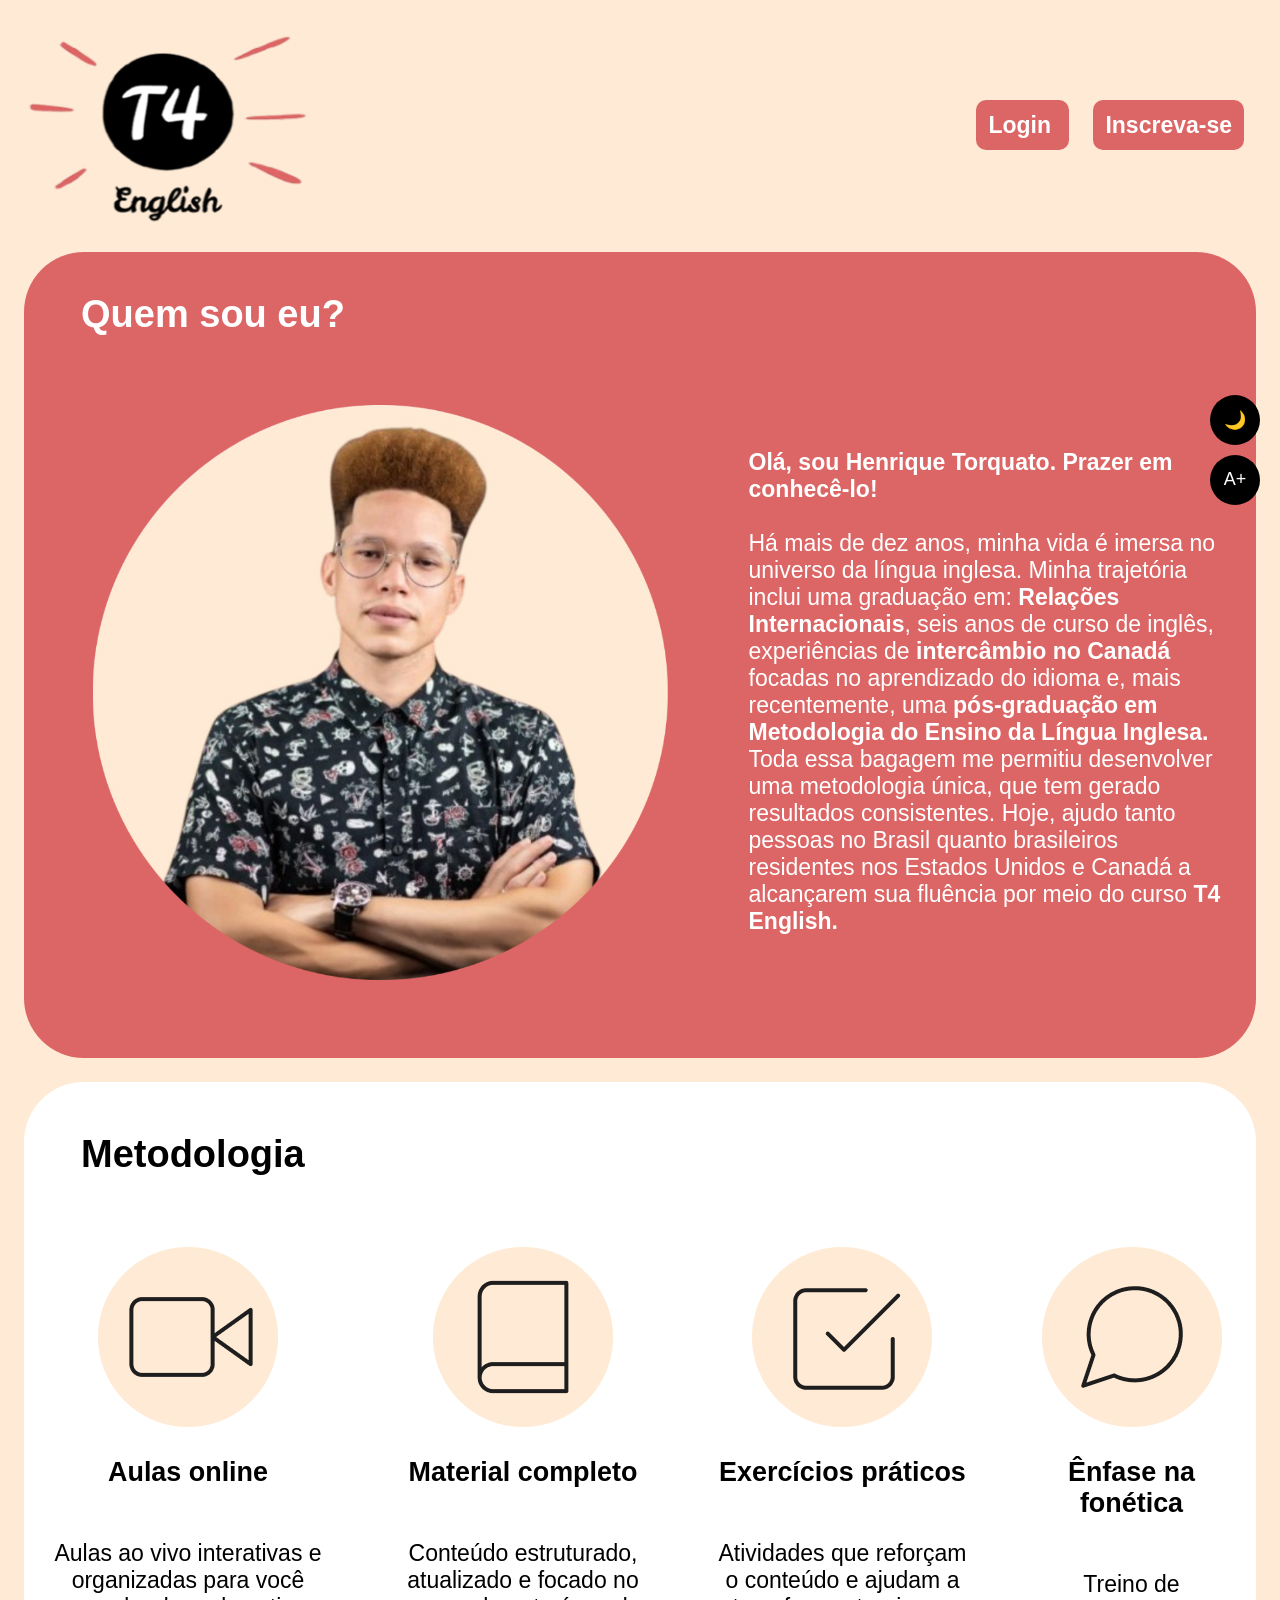
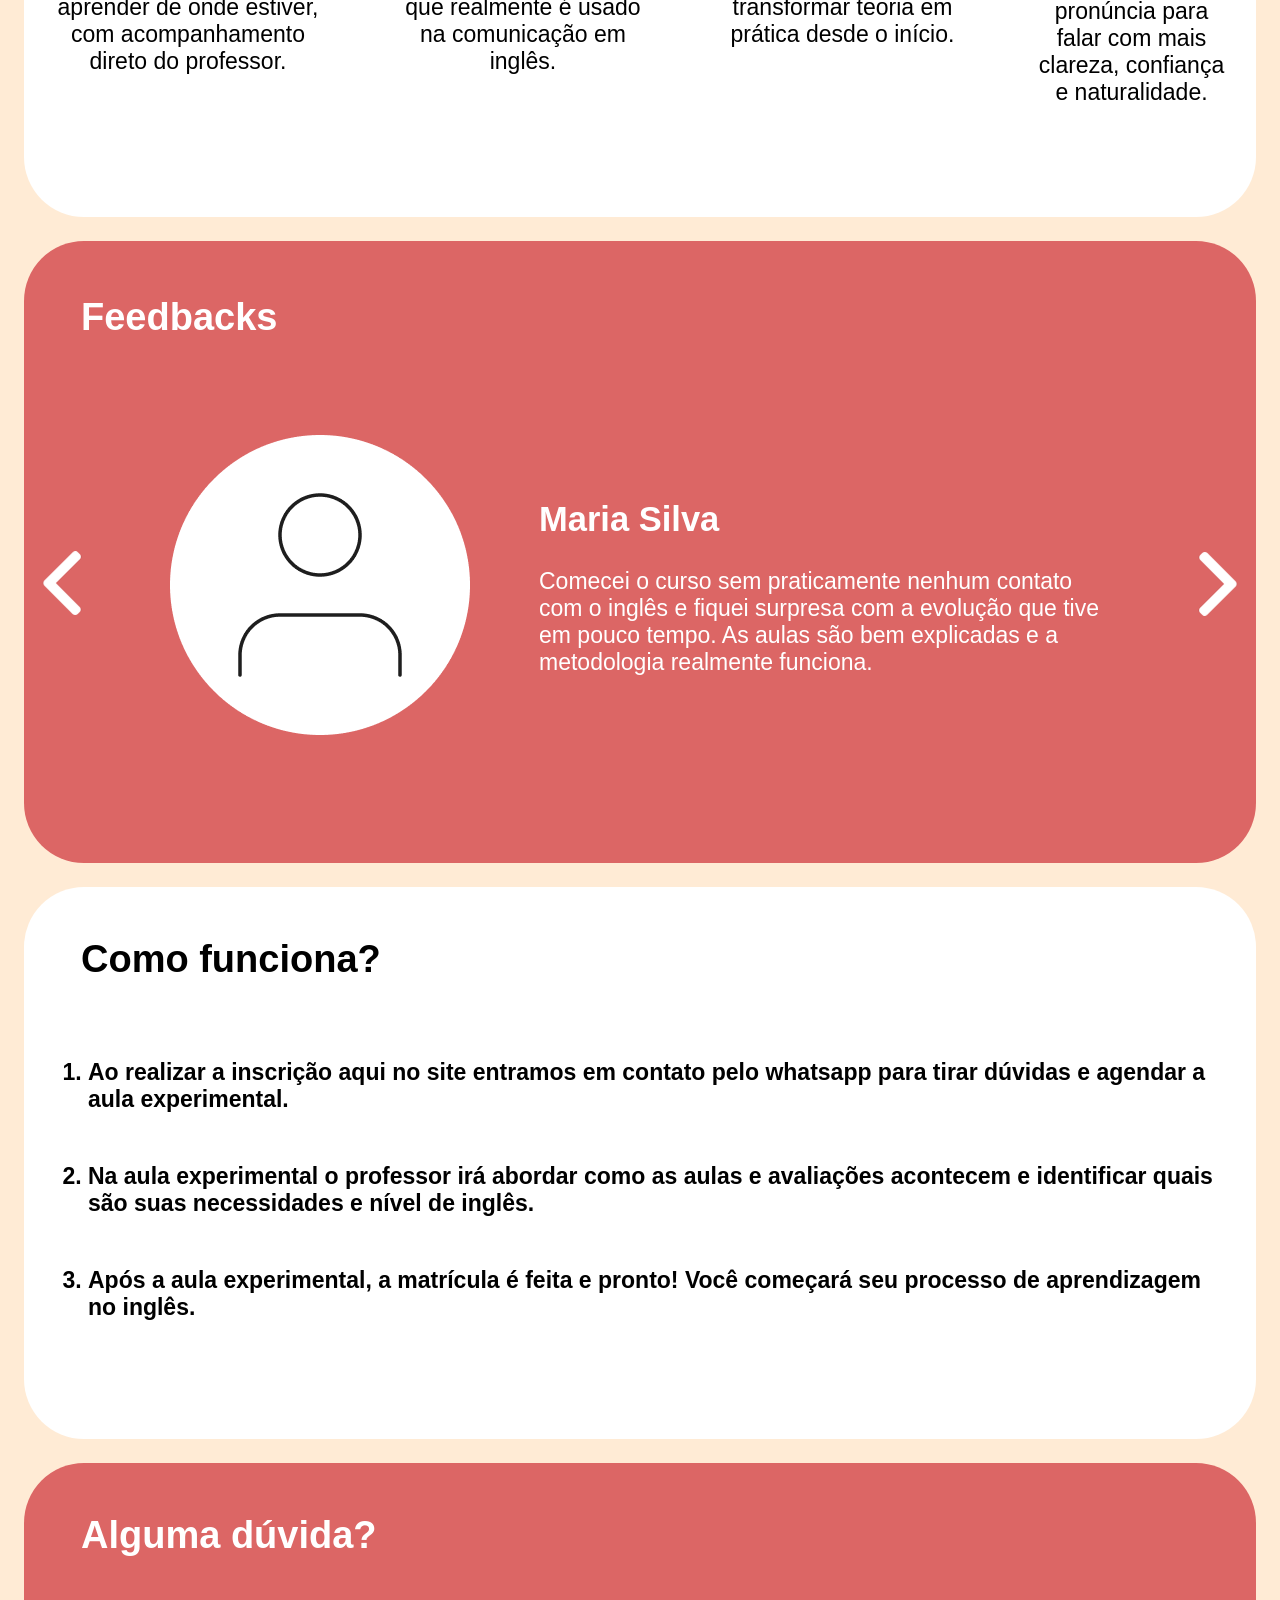
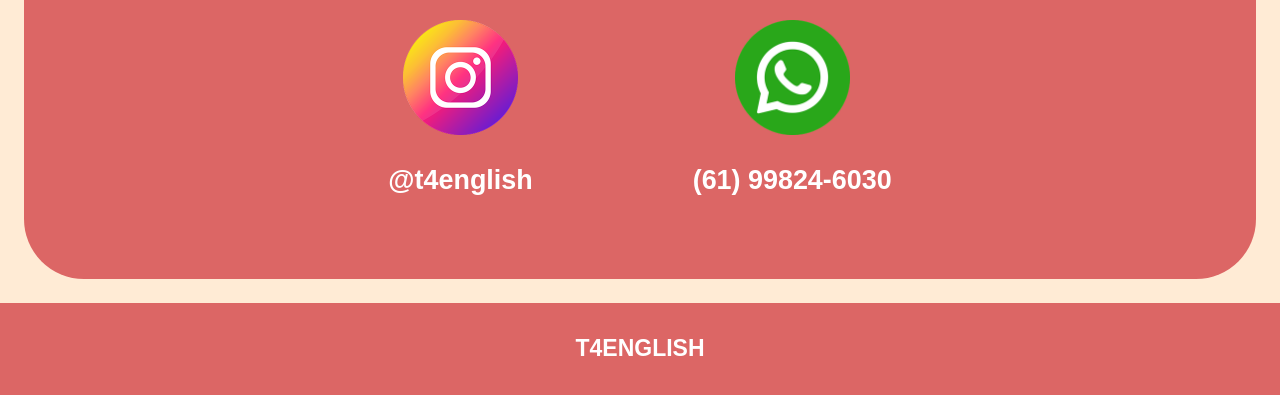
<file: index.html>
<!DOCTYPE html>
<html lang="en">
<head>
    <meta charset="UTF-8">
    <meta name="viewport" content="width=device-width, initial-scale=1.0">
    <link rel="stylesheet" href="style_principal.css">
    <title>T4english</title>
</head>
<body>
    <div id="acessibilidade">
        <button id="modoContraste" aria-label="Alternar modo claro e escuro">
            🌙
        </button>
        <button id="aumentarFonte" aria-label="Aumentar tamanho da fonte">
            A+
        </button>
    </div>
    <header>
        <img id="logo" src="imagens/logo.png" alt="logo">
        <div>
            <a href="index_login.html" class="botao_header">
                Login
            </a>
            <a href="index_inscricao.html" class="botao_header">
                Inscreva-se
            </a>
        </div>
    </header>
    <section id="sobre_mim">
        <h1 id="titulo_sobre_mim">Quem sou eu?</h1>
        <div id="apresentacao_professor">
            <img id="professor"  src="imagens/foto_professor.png" alt="foto_professor">
            <p >
                <strong>Olá, sou Henrique Torquato. Prazer em conhecê-lo!</strong><br><br>
                Há mais de dez anos, minha vida é imersa no universo da língua inglesa. Minha trajetória inclui uma graduação em: <strong>Relações Internacionais</strong>, seis anos de curso de inglês, experiências de <strong>intercâmbio no Canadá </strong>focadas no aprendizado do idioma e, mais recentemente, uma <strong>pós-graduação em Metodologia do Ensino da Língua Inglesa.</strong><br>
                Toda essa bagagem me permitiu desenvolver uma metodologia única, que tem gerado resultados consistentes. Hoje, ajudo tanto pessoas no Brasil quanto brasileiros residentes nos Estados Unidos e Canadá a alcançarem sua fluência por meio do curso <strong>T4 English.</strong>
            </p>
        </div>
    </section>
    <section id="metodologia" >
        <h1 id="titulo_metodologia">Metodologia</h1>
        <section id="icones_metodologia">
            <div class="icone">
                <img src="imagens/icone_aula.png" alt="icone_aula">
                <h3>Aulas online</h3>
                <p>Aulas ao vivo interativas e organizadas para você aprender de onde estiver, com acompanhamento direto do professor.</p>
            </div>
            <div class="icone">
                <img src="imagens/icone_material.png" alt="icone_material">
                <h3>Material completo</h3>
                <p>Conteúdo estruturado, atualizado e focado no que realmente é usado na comunicação em inglês.</p>
            </div>
            <div class="icone">
                <img src="imagens/icone_exercicio.png" alt="icone_exercicio">
                <h3>Exercícios práticos</h3>
                <p>Atividades que reforçam o conteúdo e ajudam a transformar teoria em prática desde o início.</p>
            </div>
            <div class="icone">
                <img src="imagens/icone_fonetica.png" alt="icone_fonetica">
                <h3>Ênfase na fonética</h3>
                <p>Treino de pronúncia para falar com mais clareza, confiança e naturalidade.</p>
            </div>
        </section>
    </section>
    <section id="feedbacks">
        <h1 id="titulo_feedback">Feedbacks</h1>
        <div id="comentario">
            <button class="seta" id="prev">
                <img src="imagens/seta_esquerda.png" alt="seta_esquerda">
            </button>
            <div id="carousel-container">
                <div id="carousel-track">
                    <div class="slide">
                        <img src="imagens/icone_usuario.png" alt="icone_usuario">
                        <div>
                            <h2>Maria Silva</h2>
                            <p>
                                Comecei o curso sem praticamente nenhum contato com o inglês
                                e fiquei surpresa com a evolução que tive em pouco tempo.
                                As aulas são bem explicadas e a metodologia realmente funciona.
                            </p>
                        </div>
                    </div>
                    <div class="slide">
                        <img src="imagens/icone_usuario.png" alt="icone_usuario">
                        <div>
                            <h2>João Santos</h2>
                            <p>
                                Professor extremamente atencioso e aulas muito bem estruturadas.
                                Percebi melhora na pronúncia, escuta e confiança para falar inglês.
                            </p>
                        </div>
                    </div>
                    <div class="slide">
                        <img src="imagens/icone_usuario.png" alt="icone_usuario">
                        <div>
                            <h2>Ana Costa</h2>
                            <p>
                                Sempre tive dificuldade na conversação, mas com o método aplicado
                                consegui destravar a fala. O foco na fonética faz toda a diferença.
                            </p>
                        </div>
                    </div>
                </div>
            </div>
            <button class="seta" id="next">
                <img src="imagens/seta_direita.png" alt="seta_direita">
            </button>
        </div>
    </section>
    <section id="como_funciona">
        <h1 id="titulo_como_funciona">Como funciona?</h1>
        <div id="texto_como_funciona">
            <ol>
                <li>Ao realizar a inscrição aqui no site entramos em contato pelo whatsapp para tirar dúvidas e agendar a aula experimental.</li><br>
                <li>Na aula experimental o professor irá abordar como as aulas e avaliações acontecem e identificar quais são suas necessidades e nível de inglês.</li><br>
                <li>Após a aula experimental, a matrícula é feita e pronto! Você começará seu processo de aprendizagem no inglês.</li>
            </ol>
        </div>
    </section>
    <section id="alguma_duvida">
        <h1 id="titulo_alguma_duvida">Alguma dúvida?</h1>
        <div id="conteudo_alguma_duvida">
        <div id="icones_redes_sociais">
            <div class="icone">
                <img src="imagens/icone_instagram.png" alt="icone_instagram" class="rede_social">
                <h3>@t4english</h3>
            </div>
            <div class="icone">
                <img src="imagens/icone_whatsapp.png" alt="icone_whatsapp" class="rede_social">
                <h3>(61) 99824-6030</h3>
            </div>
        </div>
    </section>
    <footer>
        <p>T4ENGLISH</p>
    </footer>
    <script src="feedback.js"></script>
    <script src="acessibilidade.js"></script>
</body>
</html>
</file>
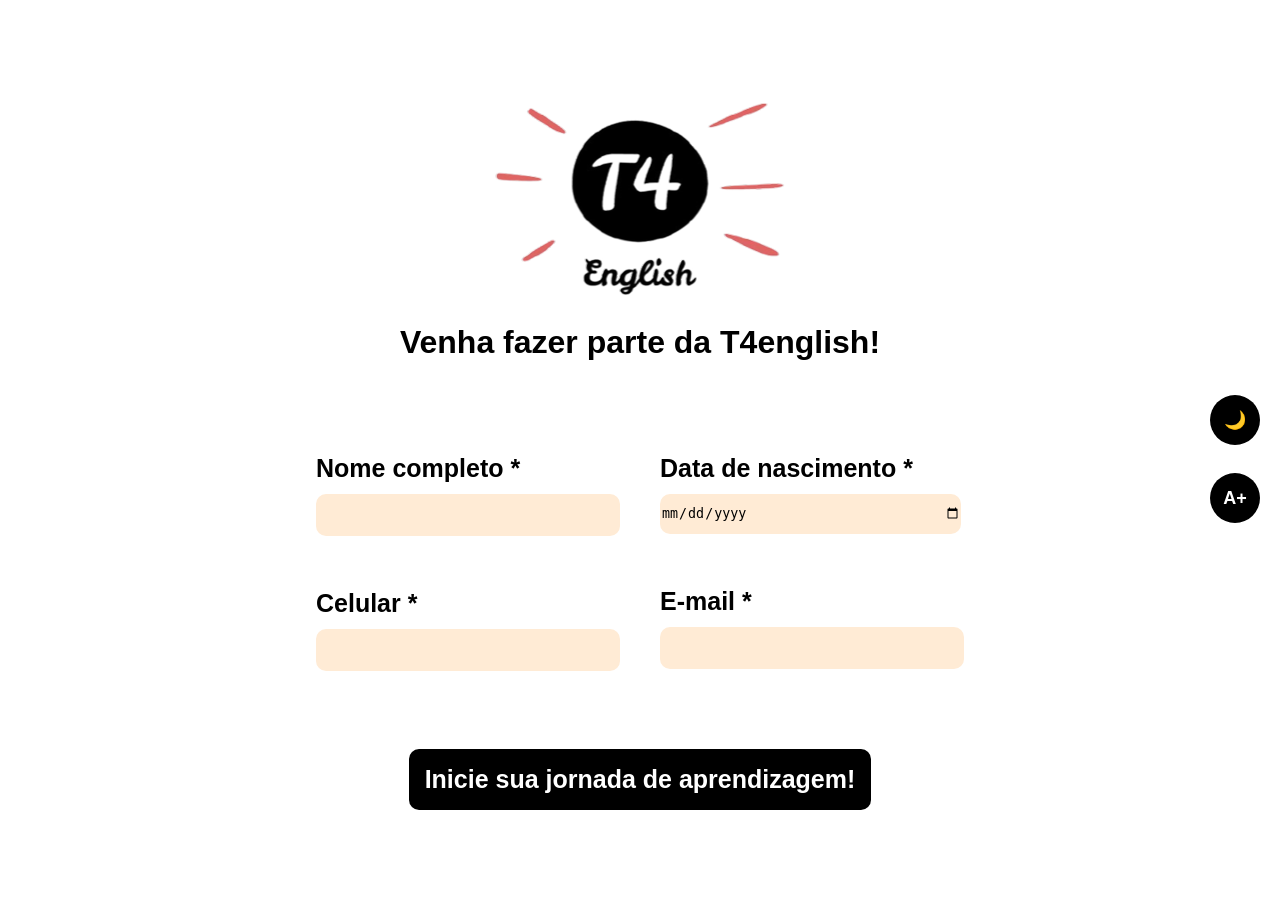
<file: index_inscricao.html>
<!DOCTYPE html>
<html lang="en">
<head>
    <meta charset="UTF-8">
    <meta name="viewport" content="width=device-width, initial-scale=1.0">
    <link rel="stylesheet" href="style_inscricao.css">
    <title>Inscreva-se</title>
</head>
<body>
    <header>
        <img src="imagens/logo.png" alt="logo">
        <h1>
            Venha fazer parte da T4english!
        </h1>
    </header>
    <div id="acessibilidade">
        <button id="modoContraste" aria-label="Alternar modo claro e escuro">
            🌙
        </button>
        <button id="aumentarFonte" aria-label="Aumentar tamanho da fonte">
            A+
        </button>
    </div>
    <form id="formulario_inscricao" action="enviar_inscricao">
        <div>
            <label for="nome">Nome completo *</label> <br>
            <input type="text"><br>
            <label for="celular">Celular *</label> <br>
            <input type="text"><br>
        </div>
        <div>
            <label for="dt_nascimento">Data de nascimento *</label> <br>
            <input type="date"><br>
            <label for="email">E-mail *</label> <br>
            <input type="text"><br>
        </div>
    </form>
    <button>Inicie sua jornada de aprendizagem!</button>
    <script src="acessibilidade.js"></script>
</body>
</html>
</file>
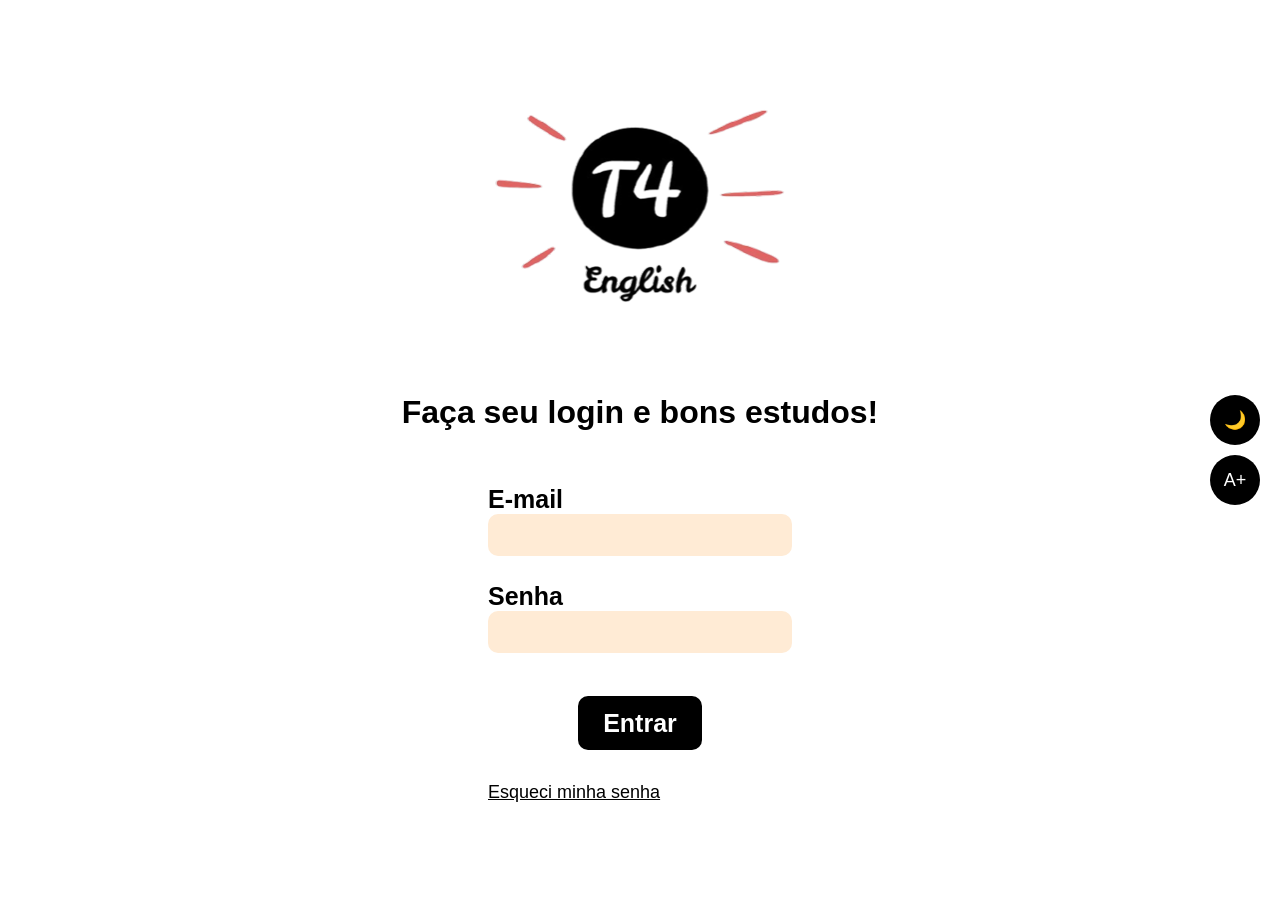
<file: index_login.html>
<!DOCTYPE html>
<html lang="en">
<head>
    <meta charset="UTF-8">
    <meta name="viewport" content="width=device-width, initial-scale=1.0">
    <link rel="stylesheet" href="style_login.css">
    <title>Login</title>
</head>

<body>
    <header>
        <img src="imagens/logo.png" alt="logo">
    </header>
    <div id="acessibilidade">
        <button id="modoContraste" aria-label="Alternar modo claro e escuro">
            🌙
        </button>
        <button id="aumentarFonte" aria-label="Aumentar tamanho da fonte">
            A+
        </button>
    </div>
    <h1>
        Faça seu login e bons estudos!
    </h1>
    <form action="enviar_login">
        <label for="email">E-mail</label> <br>
        <input type="text"><br>
        <label for="senha">Senha</label> <br>
        <input type="text"><br>
        <div id="botao">
            <a id="botao_entrar" href="index_salaonline.html">Entrar</a>
        </div>
        <a href="">Esqueci minha senha</a>
    </form>
    <script src="acessibilidade.js"></script>
</body>
</html>
</file>
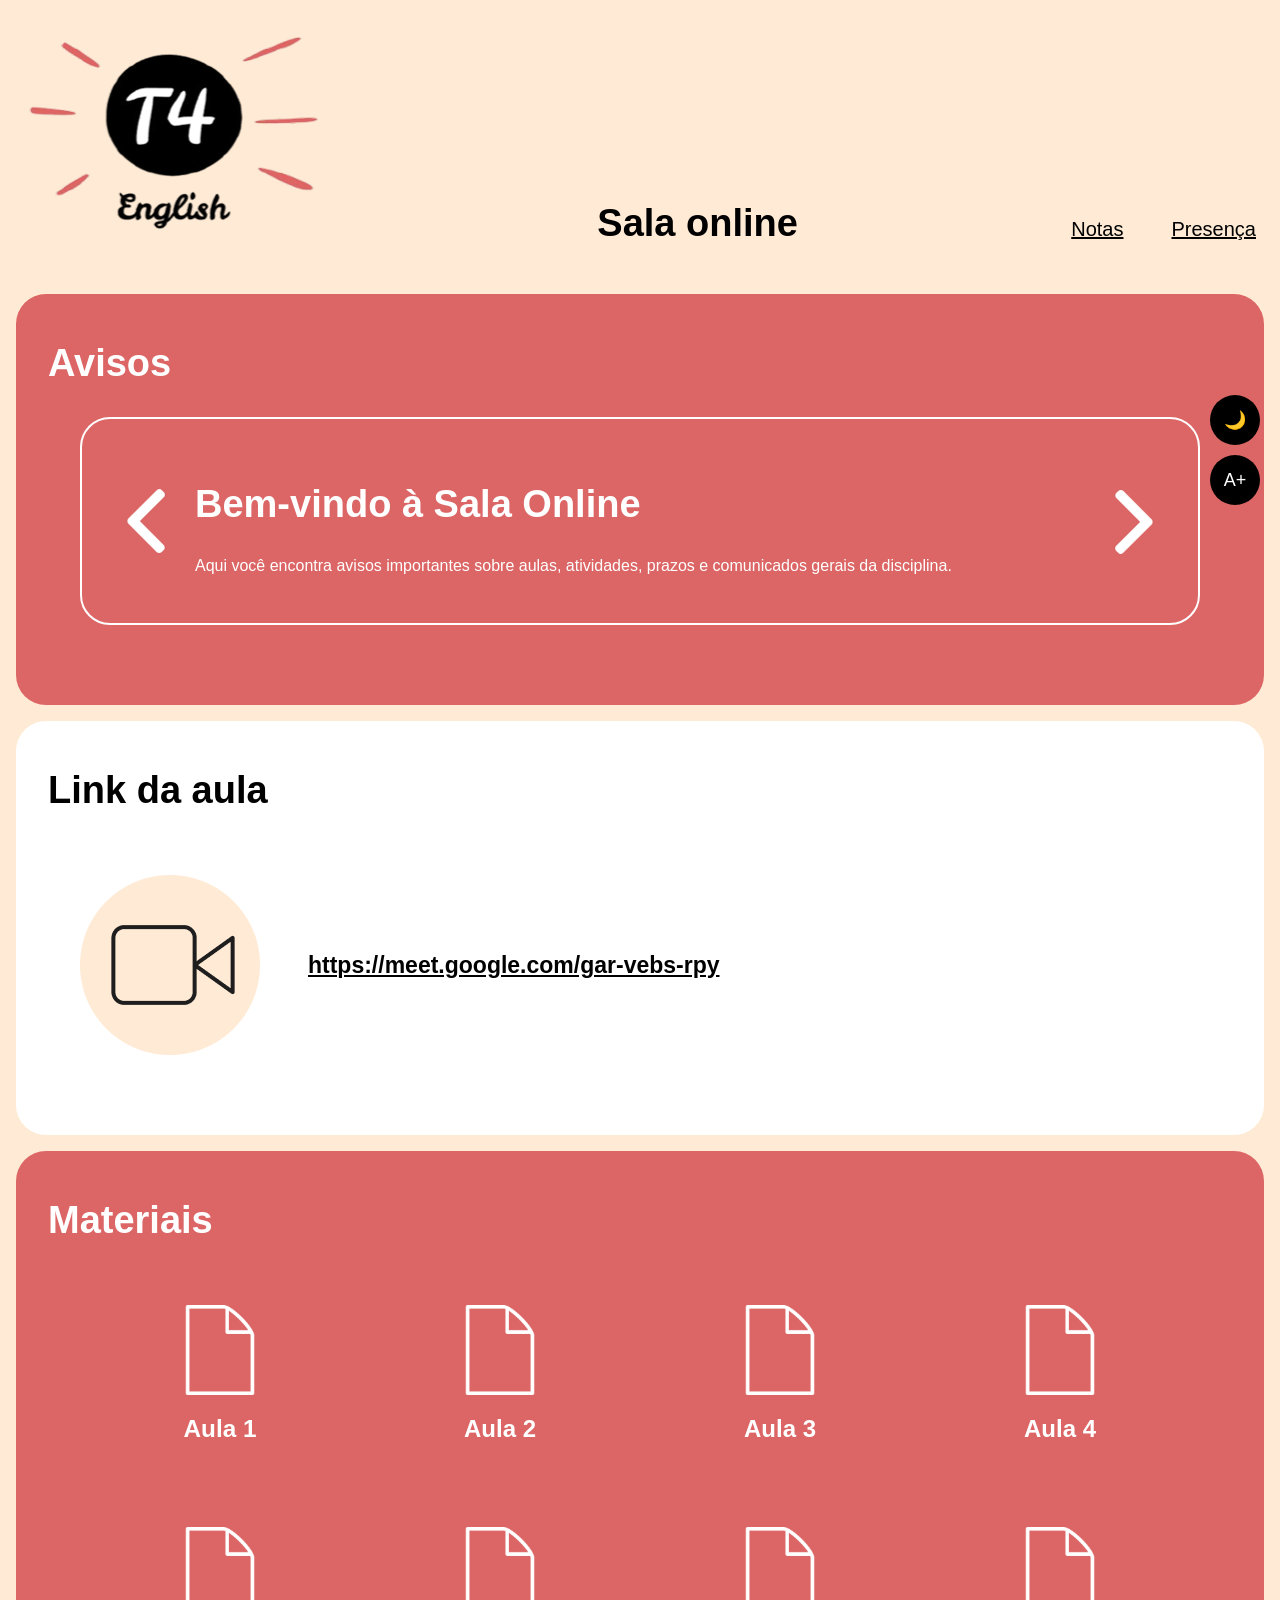
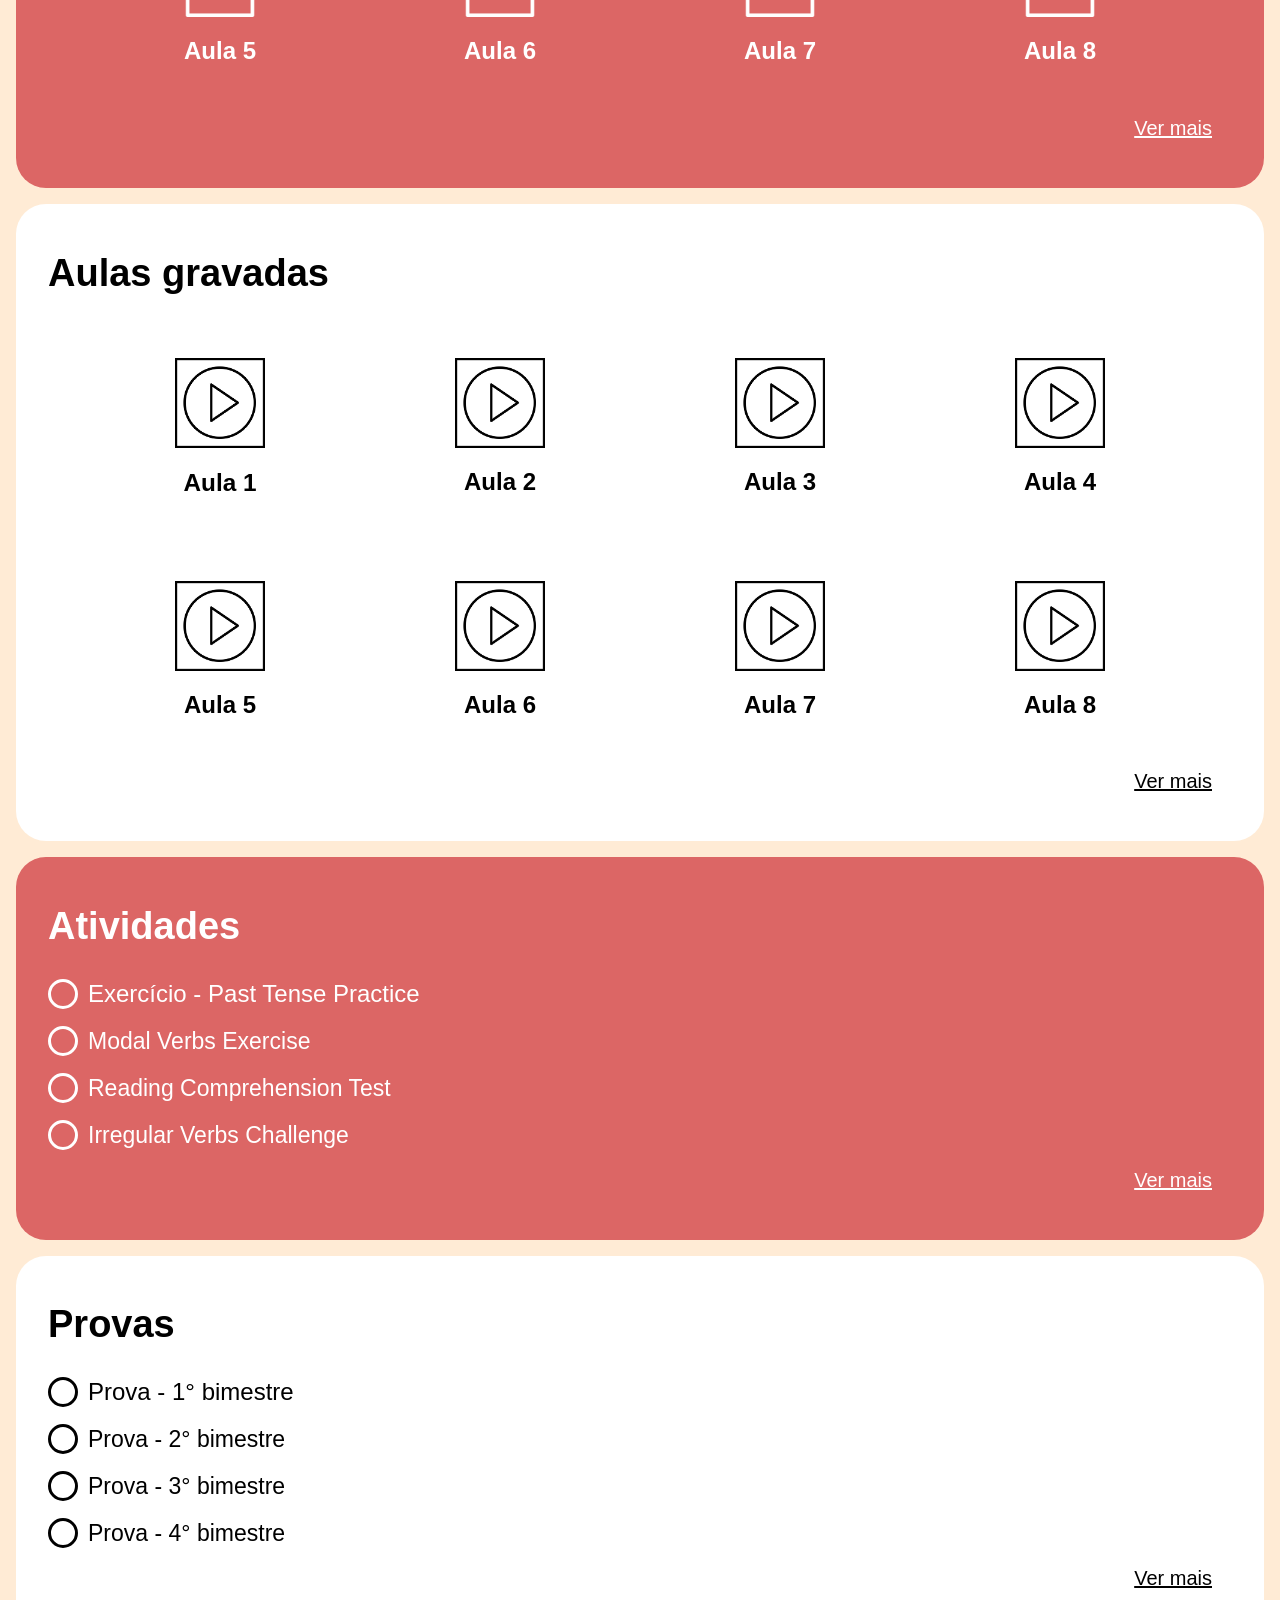
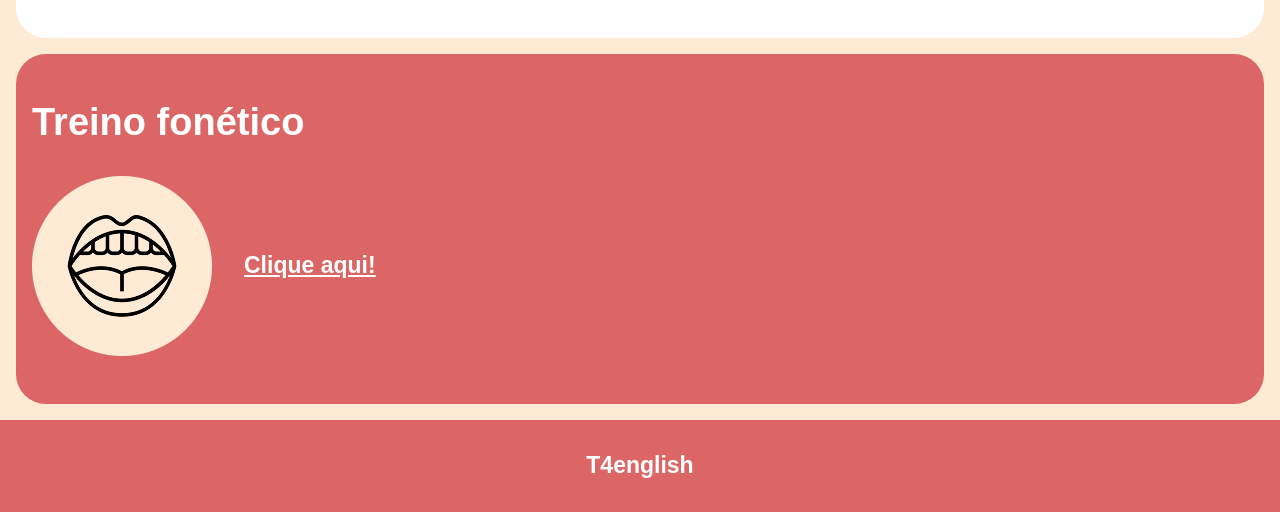
<file: index_salaonline.html>
<!DOCTYPE html>
<html lang="en">
<head>
    <meta charset="UTF-8">
    <meta name="viewport" content="width=device-width, initial-scale=1.0">
    <link rel="stylesheet" href="style_salaonline.css">
    <title>Sala online</title>
</head>
<body>
    <header>
        <img src="imagens/logo.png" alt="logo">
        <h1>Sala online</h1>
        <div id="links_header">
            <a href="">Notas</a>
            <a href="">Presença</a>
        </div>
    </header>
        <div id="acessibilidade">
        <button id="modoContraste" aria-label="Alternar modo claro e escuro">
            🌙
        </button>
        <button id="aumentarFonte" aria-label="Aumentar tamanho da fonte">
            A+
        </button>
    </div>
    <section id="avisos">
        <h1>Avisos</h1>
        <div id="conteudo_avisos">
            <img
                src="imagens/seta_esquerda.png"
                alt="Aviso anterior"
                class="seta"
                id="aviso-prev"
            >
            <div id="avisos-container">
                <div id="avisos-track">
                    <div class="aviso-slide">
                        <h1>Bem-vindo à Sala Online</h1>
                        <p>
                            Aqui você encontra avisos importantes sobre aulas, atividades, prazos e comunicados gerais da disciplina.
                        </p>
                    </div>
                    <div class="aviso-slide">
                        <h1>Feedback de Atividades</h1>
                        <p>
                            Sua atividade foi corrigida. Confira os comentários do professor para melhorar seu desempenho.
                        </p>
                    </div>
                    <div class="aviso-slide">
                        <h1>Prazo de Entrega</h1>
                        <p>
                            Atenção: a atividade deve ser entregue até sexta-feira, às 23h59.
                        </p>
                    </div>
                </div>
            </div>
            <img
                src="imagens/seta_direita.png"
                alt="Próximo aviso"
                class="seta"
                id="aviso-next"
            >
        </div>
    </section>
    <section id="link_aula">
        <h1>Link da aula</h1>
        <div id="conteudo_link_aula">
            <img src="imagens/icone_aula.png" alt="icone_aula">
            <a id="link_aula_meet" href="https://meet.google.com/gar-vebs-rpy">https://meet.google.com/gar-vebs-rpy</a>
        </div>
    </section>
    <section id="materiais">
        <h1>Materiais</h1>
        <div class="icones_materiais">
            <a class="link_pdfs_materiais" href="arquivos_salaonline/material 1.pdf">  
                <div class="icones_salaonline">
                    <img src="imagens/arquivo.png" alt="arquivo" class="img_material">
                    <h2>Aula 1</h2>
                </div>
            </a>
            <div class="icones_salaonline">
                <img src="imagens/arquivo.png" alt="arquivo" class="img_material">
                <h2>Aula 2</h2>
            </div>
            <div class="icones_salaonline">
                <img src="imagens/arquivo.png" alt="arquivo" class="img_material">
                <h2>Aula 3</h2>
            </div>
            <div class="icones_salaonline">
                <img src="imagens/arquivo.png" alt="arquivo" class="img_material">
                <h2>Aula 4</h2>
            </div>    
        </div>
        <div class="icones_materiais">
            <div class="icones_salaonline">
                <img src="imagens/arquivo.png" alt="arquivo" class="img_material">
                <h2>Aula 5</h2>
            </div>
            <div class="icones_salaonline">
                <img src="imagens/arquivo.png" alt="arquivo" class="img_material">
                <h2>Aula 6</h2>
            </div>
            <div class="icones_salaonline">
                <img src="imagens/arquivo.png" alt="arquivo" class="img_material">
                <h2>Aula 7</h2>
            </div>
            <div class="icones_salaonline">
                <img src="imagens/arquivo.png" alt="arquivo" class="img_material">
                <h2>Aula 8</h2>
            </div>
        </div>  
        <a href="" id="link_material">Ver mais</a>  
    </section>
    <section id="aulas_gravadas">
        <h1>Aulas gravadas</h1>
        <div class="icones_aulas_gravadas">
            <a class="link_video_aula" href="https://youtu.be/S45kHeWnT0M?si=xWISIdGoIIKY4yNU">
                <div class="icones_salaonline">
                    <img src="imagens/aula_gravada.png" alt="aula_gravada" class="img_aula_gravada">
                    <h2>Aula 1</h2>
                </div>
            </a>
            <div class="icones_salaonline">
                <img src="imagens/aula_gravada.png" alt="aula_gravada" class="img_aula_gravada">
                <h2>Aula 2</h2>
            </div>
            <div class="icones_salaonline">
                <img src="imagens/aula_gravada.png" alt="aula_gravada" class="img_aula_gravada">
                <h2>Aula 3</h2>
            </div>
            <div class="icones_salaonline">
                <img src="imagens/aula_gravada.png" alt="aula_gravada" class="img_aula_gravada">
                <h2>Aula 4</h2>
            </div>    
        </div>
        <div class="icones_aulas_gravadas">
            <div class="icones_salaonline">
                <img src="imagens/aula_gravada.png" alt="aula_gravada" class="img_aula_gravada">
                <h2>Aula 5</h2>
            </div>
            <div class="icones_salaonline">
                <img src="imagens/aula_gravada.png" alt="aula_gravada" class="img_aula_gravada">
                <h2>Aula 6</h2>
            </div>
            <div class="icones_salaonline">
                <img src="imagens/aula_gravada.png" alt="aula_gravada" class="img_aula_gravada">
                <h2>Aula 7</h2>
            </div>
            <div class="icones_salaonline">
                <img src="imagens/aula_gravada.png" alt="aula_gravada" class="img_aula_gravada">
                <h2>Aula 8</h2>
            </div>
        </div>  
        <a href="" id="link_aulas_gravadas">Ver mais</a>  
    </section>
    <section id="atividades">
        <h1>Atividades</h1>
        <ul id="lista_atividades">
            <li>
                <input type="checkbox" id="atividade1">
                <label for="atividade1">
                    <a class="link_material_atividades" href="https://www.todamateria.com.br/exercicios/exercicios-de-ingles/">
                        Exercício - Past Tense Practice
                    </a>
                </label>
            </li>
            <li>
                <input type="checkbox" id="atividade2">
                <label for="atividade2">Modal Verbs Exercise</label>
            </li>
            <li>
                <input type="checkbox" id="atividade3">
                <label for="atividade3">Reading Comprehension Test</label>
            </li>
            <li>
                <input type="checkbox" id="atividade4">
                <label for="atividade4">Irregular Verbs Challenge</label>
            </li>
        </ul>
        <a href="" id="link_atividades">Ver mais</a>
    </section>
    <section id="provas">
        <h1>Provas</h1>
        <ul id="lista_provas">
            <li>
                <input type="checkbox" id="prova1">
                <label for="prova1">
                    <a class="link_material_prova" href="https://www.efset.org/pt/quick-check/">
                        Prova - 1° bimestre
                    </a>
                </label>
            </li>
            <li>
                <input type="checkbox" id="prova2">
                <label for="prova2">Prova - 2° bimestre</label>
            </li>
            <li>
                <input type="checkbox" id="prova3">
                <label for="prova3">Prova - 3° bimestre</label>
            </li>
            <li>
                <input type="checkbox" id="prova4">
                <label for="prova4">Prova - 4° bimestre</label>
            </li>
        </ul>
        <a href="" id="link_provas">Ver mais</a>
    </section>
    <section id="treino_fonetico">
        <h1>Treino fonético</h1>
        <div id="conteudo_treinofonetico">
            <img src="imagens/treino_fonetico.png" alt="treino_fonetico">
            <a href="https://inglespratico.com.br/alfabeto-em-ingles/" id="link_treinofonetico">Clique aqui!</a>
        </div>
    </section>
    <footer>
        <p>T4english</p>
    </footer>
    <script src="avisos.js"></script>
    <script src="acessibilidade.js"></script>
</body>
</html>
</file>
<file: style_principal.css>
:root {
    --bg-body: #FFEBD5;
    --bg-section: #ffffff;
    --bg-highlight: #DC6665;
    --bg-button-hover: #FF9291;
    --text-main: #000000;
    --text-inverse: #ffffff;
}

body.dark {
    --bg-body: #121212;
    --bg-section: #1e1e1e;
    --bg-highlight: #6d2f2f;
    --bg-button-hover: #844040;
    --text-main: #ffffff;
    --text-inverse: #ffffff;
}

#acessibilidade {
    position: fixed;
    right: 20px;
    top: 50%;
    transform: translateY(-50%);
    display: flex;
    flex-direction: column;
    gap: 10px;
    z-index: 9999;
}

#acessibilidade button {
    width: 50px;
    height: 50px;
    border-radius: 50%;
    border: none;
    background-color: #000;
    color: #fff;
    font-size: 18px;
    cursor: pointer;
}

body.dark #acessibilidade button {
    background-color: #fff;
    color: #000;
}

body{
    font-family: 'Segoe UI', Tahoma, Geneva, Verdana, sans-serif ;
    margin: 0;
    padding: 0;
    width: 100%;
    height: 100%;
    background-color: var(--bg-body);
    color: var(--text-main);
}


h1{
    font-size: 38px;
}


header{
    display: flex;
    align-items: center;
    flex-direction: row;
    justify-content: space-between;
    margin: 1.5em;
}


#logo{
    width: 18em;
}


.botao_header{
    background-color: var(--bg-highlight);
    color: var(--text-inverse);
    border-radius: 10px;
    font-size: 23px;
    font-weight: 550;
    padding: 12px;
    margin:12px;
    border: transparent;
    cursor: pointer;
}


.botao_header:hover {
  background-color: #FF9291;
  box-shadow: 0 4px 8px rgba(0, 0, 0, 0.2);
  transform: translateY(-2px);
}


a{
    text-decoration: none;
}


#titulo_sobre_mim{
    margin-left: 1.5em;
}


#sobre_mim{
    margin: 1.5em;
    border-radius: 60px;
    padding-top: 0.6em;
    padding-bottom: 0.6em;
    background-color: var(--bg-highlight);
    color: var(--text-inverse);
}


#professor{
    width: 25em;
    margin: 1.5em;
}


#apresentacao_professor{
    margin: 1.5em;
    display: flex;
    align-items: center;
    flex-direction: row;
    font-size: 23px;
    gap: 2em;
}

#metodologia{
    margin: 1.5em;
    display: flex;
    flex-direction: column;
    gap: 1em;
    padding-top: 1.2em;
    padding-bottom: 4em;
    background-color: var(--bg-section);
    border-radius: 60px;
}


#titulo_metodologia, #titulo_feedback, #titulo_como_funciona, #titulo_alguma_duvida{
    margin-left: 1.5em;
}

#icones_metodologia{
    margin: 1.5em;
    display: flex;
    gap: 4em;
    justify-content: center;
    flex-direction: row;
}

.icone{
    display: flex;
    flex-direction: column;
    align-items: center;
    text-align: center;
    font-size: 23px;
    max-width: 280px;
    gap: 0.1em;
}

#feedbacks{
    background-color: var(--bg-highlight);
    padding-top: 1.5em;
    padding-bottom: 8em;
    display: flex;
    flex-direction: column;
    gap: 4em;
    margin: 1.5em;
    border-radius: 60px;
    color: #ffff;
}

#comentario{
    display: flex;
    align-items: center;
    flex-direction: row;
    gap:3em;
    font-size: 23px;
}

#carousel-container {
    flex: 1;  
    overflow: hidden;
}

#carousel-track {
    display: flex;
    transition: transform 0.4s ease-in-out;
}

.slide {
    min-width: 100%;
    display: flex;
    align-items: center;
    gap: 3em;
    flex: 0 0 100%;
}

.seta{
    background-color: transparent  ;
    border: transparent;
    cursor: pointer;
}

.seta:hover{
  box-shadow: 0 4px 8px rgba(0, 0, 0, 0.2);
  transform: translateY(-2px);
}

#texto_como_funciona{
    display: flex;
    flex-direction: column;
    margin: 1.5em;
    gap: 0.8em;
}

#como_funciona{
    padding-top: 1.2em;
    background-color: var(--bg-section);
    display: flex;
    flex-direction: column;
    padding-bottom: 3em;
    margin: 1.5em;
    border-radius: 60px;
}

li{
    margin-bottom: 1em;
}

ol{
    font-size: 23px;
    font-weight: 700;
}

#alguma_duvida{
    margin: 1.5em;
    background-color: var(--bg-highlight);
    color: var(--text-inverse);
    border-width: 2px;
    border-radius: 60px;
    padding-top: 1.2em;
    padding-bottom: 2em;
}

#conteudo_alguma_duvida{
    margin: 1.5em;
    display: flex;
    flex-direction: column;
}

.rede_social{
    width: 5em;
}

#icones_redes_sociais{
    padding-top: 2em;
    display: flex;
    flex-direction: row;
    gap: 10em;
    justify-content: center;
}

footer{
    background-color: var(--bg-highlight);
    color: var(--text-inverse);
    height: 4em;
    display: flex;
    align-items: center;
    justify-content: center;
    font-size: 23px;
    font-weight: 700;
}
</file>
<file: style_inscricao.css>
:root {
    --bg-body: #FFFFFF;
    --bg-input: #FFEBD5;
    --text-main: #000000;
    --text-link: #000000;
    --bg-button: #000000;
    --bg-button-hover: #2b2a2a;
    --text-button: #ffffff;
}

body.dark {
    --bg-body: #121212;
    --bg-input: #1e1e1e;
    --text-main: #ffffff;
    --text-link: #ffffff;
    --bg-button: #ffffff;
    --bg-button-hover: #dddddd;
    --text-button: #000000;
}


#acessibilidade {
    position: fixed;
    right: 20px;
    top: 50%;
    transform: translateY(-50%);
    display: flex;
    flex-direction: column;
    gap: 10px;
    z-index: 9999;
}

#acessibilidade button {
    width: 50px;
    height: 50px;
    border-radius: 50%;
    border: none;
    background-color: var(--bg-button);
    color: var(--text-button);
    font-size: 18px;
    cursor: pointer;
    line-height: 1;
    display: flex;
    align-items: center;
    justify-content: center;
}

body.dark #acessibilidade button {
    background-color: var(--bg-button);
    color: var(--text-button);
}

html, body {
    margin: 0;
    padding: 0;
    height: 100%;
}

body {
    background-color: var(--bg-body);
    color: var(--text-main);
    font-family: 'Segoe UI', Tahoma, Geneva, Verdana, sans-serif;
    display: flex;
    flex-direction: column;
    justify-content: center;
    align-items: center;
    min-height: 100vh;
}

header{
    display: flex;
    align-items: center;
    flex-direction: column;
    margin-bottom: 4.5em;
}

input{
    background-color: var(--bg-input);
    color: var(--text-main);
    border-radius: 10px;
    border: transparent;
    height: 40px;
    width: 300px;
    margin-bottom: 4em;
    margin-top: 0.8em;
}

label{
    font-size: 25px;
    font-weight: 600;
}

button{
    background-color: var(--bg-button);
    border-radius: 10px;
    padding: 16px;
    border: transparent;
    cursor: pointer;
    color: var(--text-button);
    font-size: 25px;
    font-weight: 600;
    margin-top: 1em;
}


button:hover {
    background-color: var(--bg-button-hover);
    box-shadow: 0 4px 8px rgba(0, 0, 0, 0.2);
    transform: translateY(-2px);
}

input:hover {
    box-shadow: 0 4px 8px rgba(0, 0, 0, 0.2);
    transform: translateY(-2px);
}

#formulario_inscricao{
    display: flex;
    flex-direction: row;
    gap: 2.5em;
}
</file>
<file: style_login.css>
:root {
    --bg-body: #FFFFFF;
    --bg-input: #FFEBD5;
    --text-main: #000000;
    --text-link: #000000;
    --bg-button: #000000;
    --bg-button-hover: #2b2a2a;
    --text-button: #ffffff;
}

body.dark {
    --bg-body: #121212;
    --bg-input: #1e1e1e;
    --text-main: #ffffff;
    --text-link: #ffffff;
    --bg-button: #ffffff;
    --bg-button-hover: #dddddd;
    --text-button: #000000;
}

#acessibilidade {
    position: fixed;
    right: 20px;
    top: 50%;
    transform: translateY(-50%);
    display: flex;
    flex-direction: column;
    gap: 10px;
    z-index: 9999;
}

#acessibilidade button {
    width: 50px;
    height: 50px;
    border-radius: 50%;
    border: none;
    background-color: var(--bg-button);
    color: var(--text-button);
    font-size: 18px;
    cursor: pointer;
    line-height: 1;
    display: flex;  
    align-items: center;
    justify-content: center;
}

body.dark #acessibilidade button {
    background-color: var(--bg-button);
    color: var(--text-button);
}

html, body {
    margin: 0;
    padding: 0;
    height: 100%;
}

body {
    background-color: var(--bg-body);
    color: var(--text-main);
    font-family: 'Segoe UI', Tahoma, Geneva, Verdana, sans-serif;
    display: flex;
    flex-direction: column;
    justify-content: center;
    align-items: center;
    min-height: 100vh;
}

header{
    display: flex;
    align-items: center;
    flex-direction: column;
    margin-bottom: 4em;
}

input{
    background-color: var(--bg-input);
    color: var(--text-main);
    border-radius: 10px;
    border: transparent;
    height: 40px;
    width: 300px;
    margin-bottom: 2em;
}

label{
    font-size: 25px;
    font-weight: 600;
    padding-bottom: 10em;
}

#botao{
    display: flex;
    justify-content: center;
    margin-bottom: 2em;
    margin-top: 1em;   
}

#botao_entrar{
    display:inline-flex;
    align-items: center;
    background-color: var(--bg-button);
    border-radius: 10px;
    padding: 0.5em 1em 0.5em 1em;
    border: transparent;
    cursor: pointer;
    color: var(--text-button);
    font-size: 25px;
    font-weight: 600;
    text-decoration: none;
}

a{
    text-align: right;
    color: var(--text-link);
    font-size: 18px;
}

form{
    margin-top: 2em;
}

#botao_entrar:hover {
    background-color: #2b2a2a;
    box-shadow: 0 4px 8px rgba(0, 0, 0, 0.2);
    transform: translateY(-2px);
}

input:hover {
    box-shadow: 0 4px 8px rgba(0, 0, 0, 0.2);
    transform: translateY(-2px);
}
</file>
<file: style_salaonline.css>
:root {
    --bg-body: #FFEBD5;
    --bg-section: #ffffff;
    --bg-highlight: #DC6665;
    --text-main: #000000;
    --text-inverse: #ffffff;
    --link-light: #ffffff;
    --link-dark: #000000;
    --link-hover-bg: rgba(0, 0, 0, 0.08);
}

body.dark {
    --bg-body: #121212;
    --bg-section: #1e1e1e;
    --bg-highlight: #6d2f2f;
    --text-main: #ffffff;
    --text-inverse: #ffffff;
    --link-light: #ffffff;
    --link-dark: #ffffff;
    --link-hover-bg: rgba(255, 255, 255, 0.12);
}

#acessibilidade {
    position: fixed;
    right: 20px;
    top: 50%;
    transform: translateY(-50%);
    display: flex;
    flex-direction: column;
    gap: 10px;
    z-index: 9999;
}

#acessibilidade button {
    width: 50px;
    height: 50px;
    border-radius: 50%;
    border: none;
    background-color: #000;
    color: #fff;
    font-size: 18px;
    cursor: pointer;
}

body.dark #acessibilidade button {
    background-color: #fff;
    color: #000;
}

body{
    font-family: 'Segoe UI', Tahoma, Geneva, Verdana, sans-serif ;
    margin: 0;
    padding: 0;
    width: 100%;
    height: 100%;
    background-color: var(--bg-body);
    color: var(--text-main);
}

header{
    display: flex;
    align-items: baseline;
    justify-content: space-between;
    margin: 1.5em;
}

h1{
    font-size: 38px;
}

#links_header{
    display: flex;
    gap: 3em;  
}

a{
    color: var(--text-main);
    font-size: 20px;
}

#avisos{
    background-color: var(--bg-highlight);
    color: var(--text-inverse);
    margin: 1em;
    border-radius: 30px;
    padding: 1em 2em 3em 2em;
}

#conteudo_avisos{
    border: 2px solid #ffffff;
    border-radius: 30px;
    display: flex;
    align-items: center; 
    padding: 2em;
    gap: 1em;
    margin: 2em;
}

.seta{
    background-color: transparent;
    border: transparent;
    cursor: pointer;
}

.seta:hover{
  box-shadow: 0 4px 8px rgba(0, 0, 0, 0.2);
  transform: translateY(-2px);
}

#avisos-container {
    overflow: hidden;
    width: 100%;
    position: relative;
}

#avisos-track {
    display: flex;
    transition: transform 0.4s ease;
}

.aviso-slide {
    min-width: 100%;
    box-sizing: border-box;
}

#link_aula{
    background-color: var(--bg-section);
    display: flex;
    flex-direction: column;
    margin: 1em;
    border-radius: 30px;
    padding: 1em 2em 3em 2em;
}

#conteudo_link_aula{
    display: flex;
    align-items: center;
    gap: 3em;
    margin: 2em;
}

#link_aula_meet{
    font-size: 23px;
    font-weight: 700;
}

#materiais{
    background-color: var(--bg-highlight);
    color: var(--text-inverse);
    margin: 1em;
    border-radius: 30px;
    padding: 1em 2em 3em 2em;
}

.img_material, .img_aula_gravada{
    width: 90px;
}

.icones_materiais, .icones_aulas_gravadas{
    display: flex;
    justify-content:space-around;
    padding: 2em;
}

#link_material, #link_atividades{
    display: flex;
    justify-content: flex-end;
    padding-right: 1em;
    color: var(--text-inverse);
}

.link_pdfs_materiais{
    text-decoration: none;
   color: var(--text-inverse);
    font-size: 16.2px;
}

#aulas_gravadas{
    background-color: var(--bg-section);
    margin: 1em;
    border-radius: 30px;
    padding: 1em 2em 3em 2em;
}

#link_aulas_gravadas, #link_provas{
    display: flex;
    justify-content: flex-end;
    padding-right: 1em;
}

.link_video_aula{
    text-decoration: none;
    color: var(--text-main);
    font-size: 16.2px;
}

.icones_salaonline{
    display: flex;
    flex-direction: column;
    align-items: center;
}

#atividades{
    background-color: var(--bg-highlight);
    margin: 1em;
    border-radius: 30px;
    padding: 1em 2em 3em 2em;
    color: var(--text-inverse);
}

#lista_atividades {
    list-style: none;
    padding: 0;
}

#lista_atividades li {
    display: flex;
    align-items: center;
    margin-bottom: 20px;
    font-size: 23px;
}

#lista_atividades input[type="checkbox"] {
    display: none;
}

#lista_atividades label {
    position: relative;
    padding-left: 40px;
    cursor: pointer;
}

#lista_atividades label::before {
    content: "";
    position: absolute;
    left: 0;
    top: 50%;
    transform: translateY(-50%);
    width: 24px;
    height: 24px;
    border: 3px solid var(--text-inverse);
    border-radius: 50%;
    background-color: transparent;
}

#lista_atividades input[type="checkbox"]:checked + label::before {
    background-color: var(--text-inverse);
}


#lista_atividades input[type="checkbox"]:checked + label {
    text-decoration: line-through;
}

.link_material_atividades{
    text-decoration: none;
    color: var(--text-inverse);
    font-size: 24px;
}

#provas{
    background-color: var(--bg-section);
    margin: 1em;
    border-radius: 30px;
    padding: 1em 2em 3em 2em;
}


#lista_provas{
    list-style: none;
    padding: 0;
}


#lista_provas li {
    display: flex;
    align-items: center;
    margin-bottom: 20px;
    font-size: 23px;
}


#lista_provas input[type="checkbox"] {
    display: none;
}


#lista_provas label {
    position: relative;
    padding-left: 40px;
    cursor: pointer;
}


#lista_provas label::before {
    content: "";
    position: absolute;
    left: 0;
    top: 50%;
    transform: translateY(-50%);
    width: 24px;
    height: 24px;
    border: 3px solid var(--text-main);
    border-radius: 50%;
    background-color: transparent;
}


#lista_provas input[type="checkbox"]:checked + label::before {
    background-color: var(--text-main);
}


#lista_provas input[type="checkbox"]:checked + label {
    text-decoration: line-through;
}

.link_material_prova{
    text-decoration: none;
    font-size: 24px;
}

#treino_fonetico{
    background-color: var(--bg-highlight);
    color: var(--text-inverse);
    margin: 1em;
    border-radius: 30px;
    padding: 1em 1em 3em 1em;
}

#conteudo_treinofonetico{
    display: flex;
    align-items: center;
    gap: 2em;
}

#link_treinofonetico{
    color: #ffffff;
    font-size: 23px;
    font-weight: 700;
}

footer{
    background-color: var(--bg-highlight);
    height: 4em;
    display: flex;
    align-items: center;
    justify-content: center;
    font-size: 23px;
    font-weight: 700;
    color: #ffff;
}
</file>
